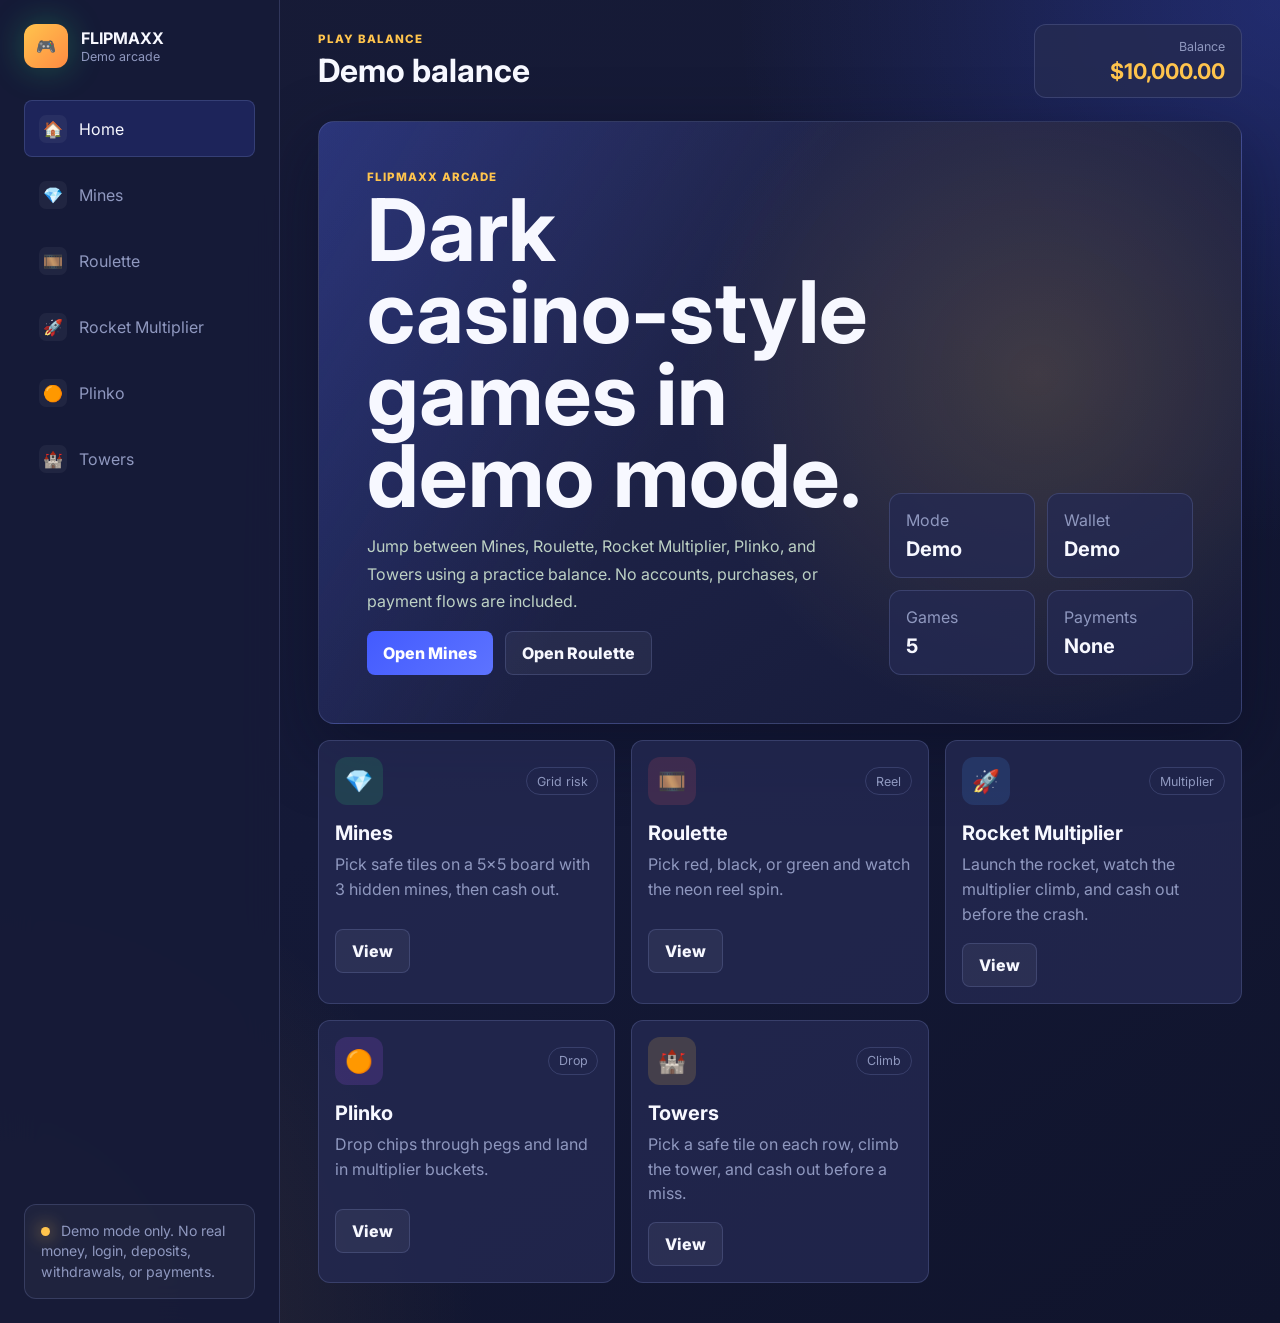
<file: index.html>
<!doctype html>
<html lang="en">
  <head>
    <meta charset="UTF-8" />
    <meta name="viewport" content="width=device-width, initial-scale=1.0" />
    <title>FLIPMAXX | Demo Arcade</title>
    <link rel="preconnect" href="https://fonts.googleapis.com" />
    <link rel="preconnect" href="https://fonts.gstatic.com" crossorigin />
    <link
      href="https://fonts.googleapis.com/css2?family=Inter:wght@400;500;600;700;800&amp;display=swap"
      rel="stylesheet"
    />
    <link rel="stylesheet" href="styles.css" />
  </head>
  <body>
    <div id="fx-layer" class="fx-layer" aria-hidden="true"></div>
    <div class="app-shell">
      <aside class="sidebar" aria-label="Primary navigation">
        <a class="brand" href="#home" data-screen="home" aria-label="FLIPMAX home">
          <span class="brand-mark">🎮</span>
          <span>
            <strong>FLIPMAXX</strong>
            <small>Demo arcade</small>
          </span>
        </a>

        <nav class="nav-stack">
          <button class="nav-button active" type="button" data-screen="home">
            <span class="nav-icon">🏠</span>
            Home
          </button>
          <button class="nav-button" type="button" data-screen="mines">
            <span class="nav-icon">💎</span>
            Mines
          </button>
          <button class="nav-button" type="button" data-screen="roulette">
            <span class="nav-icon">🎞️</span>
            Roulette
          </button>
          <button class="nav-button" type="button" data-screen="rocket">
            <span class="nav-icon">🚀</span>
            Rocket Multiplier
          </button>
          <button class="nav-button" type="button" data-screen="plinko">
            <span class="nav-icon">🟠</span>
            Plinko
          </button>
          <button class="nav-button" type="button" data-screen="towers">
            <span class="nav-icon">🏰</span>
            Towers
          </button>
        </nav>

        <div class="sidebar-note">
          <span class="status-dot"></span>
          Demo mode only. No real money, login, deposits, withdrawals, or payments.
        </div>
      </aside>

      <main class="main-content">
        <header class="topbar">
          <div>
            <p class="eyebrow">Play balance</p>
            <h1>Demo balance</h1>
          </div>
          <div class="balance-card" aria-live="polite">
            <span>Balance</span>
            <strong id="balance">$10,000.00</strong>
          </div>
        </header>

        <section class="screen active" id="home" aria-labelledby="home-title">
          <div class="hero">
            <div class="hero-copy">
              <p class="eyebrow">FLIPMAXX arcade</p>
              <h2 id="home-title">Dark casino-style games in demo mode.</h2>
              <p>
                Jump between Mines, Roulette, Rocket Multiplier, Plinko, and Towers using a
                practice balance. No accounts, purchases, or payment flows are included.
              </p>
              <div class="hero-actions" aria-label="Game shortcuts">
                <button class="primary-action" type="button" data-screen="mines">Open Mines</button>
                <button class="secondary-action" type="button" data-screen="roulette">Open Roulette</button>
              </div>
            </div>

            <div class="stat-grid" aria-label="Demo account details">
              <article class="stat-tile">
                <span>Mode</span>
                <strong>Demo</strong>
              </article>
              <article class="stat-tile">
                <span>Wallet</span>
                <strong>Demo</strong>
              </article>
              <article class="stat-tile">
                <span>Games</span>
                <strong>5</strong>
              </article>
              <article class="stat-tile">
                <span>Payments</span>
                <strong>None</strong>
              </article>
            </div>
          </div>

          <div class="game-grid" aria-label="Available games">
            <article class="game-card" data-screen-card="mines">
              <div class="card-top">
                <span class="game-symbol mines-symbol">💎</span>
                <span class="pill">Grid risk</span>
              </div>
              <h3>Mines</h3>
              <p>Pick safe tiles on a 5x5 board with 3 hidden mines, then cash out.</p>
              <button type="button" data-screen="mines">View</button>
            </article>

            <article class="game-card" data-screen-card="roulette">
              <div class="card-top">
                <span class="game-symbol roulette-symbol">🎞️</span>
                <span class="pill">Reel</span>
              </div>
              <h3>Roulette</h3>
              <p>Pick red, black, or green and watch the neon reel spin.</p>
              <button type="button" data-screen="roulette">View</button>
            </article>

            <article class="game-card" data-screen-card="rocket">
              <div class="card-top">
                <span class="game-symbol rocket-symbol">🚀</span>
                <span class="pill">Multiplier</span>
              </div>
              <h3>Rocket Multiplier</h3>
              <p>Launch the rocket, watch the multiplier climb, and cash out before the crash.</p>
              <button type="button" data-screen="rocket">View</button>
            </article>

            <article class="game-card" data-screen-card="plinko">
              <div class="card-top">
                <span class="game-symbol plinko-symbol">🟠</span>
                <span class="pill">Drop</span>
              </div>
              <h3>Plinko</h3>
              <p>Drop chips through pegs and land in multiplier buckets.</p>
              <button type="button" data-screen="plinko">View</button>
            </article>

            <article class="game-card" data-screen-card="towers">
              <div class="card-top">
                <span class="game-symbol towers-symbol">🏰</span>
                <span class="pill">Climb</span>
              </div>
              <h3>Towers</h3>
              <p>Pick a safe tile on each row, climb the tower, and cash out before a miss.</p>
              <button type="button" data-screen="towers">View</button>
            </article>
          </div>
        </section>

        <section class="screen" id="mines" aria-labelledby="mines-title">
          <div class="section-heading">
            <div>
              <p id="mines-heading" class="eyebrow">3 hidden mines</p>
              <h2 id="mines-title">Mines</h2>
            </div>
            <button class="secondary-action" type="button" data-screen="home">Back Home</button>
          </div>
          <div class="placeholder-layout">
            <div class="control-panel">
              <label>
                Bet amount
                <input id="mines-bet" type="number" min="1" step="1" value="100" />
              </label>
              <label>
                Mines
                <input id="mines-count" type="number" min="1" max="24" step="1" value="3" />
              </label>
              <div class="game-readout">
                <span>Safe picks</span>
                <strong id="mines-safe-count">0</strong>
              </div>
              <div class="game-readout">
                <span>Current multiplier</span>
                <strong id="mines-multiplier">1.00x</strong>
              </div>
              <div class="game-readout">
                <span>Possible payout</span>
                <strong id="mines-payout">$0.00</strong>
              </div>
              <button id="mines-start" class="primary-action" type="button">Start Round</button>
              <button id="mines-cashout" class="secondary-action" type="button" disabled>Cash Out</button>
              <p id="mines-message" class="game-message">
                Start a round, avoid the 3 mines, and cash out anytime after a safe tile.
              </p>
            </div>
            <div id="mines-board" class="mines-board" aria-label="Mines board"></div>
          </div>
        </section>

        <section class="screen" id="roulette" aria-labelledby="roulette-title">
          <div class="section-heading">
            <div>
              <p class="eyebrow">Red 2x, Black 2x, Green 14x</p>
              <h2 id="roulette-title">Roulette</h2>
            </div>
            <button class="secondary-action" type="button" data-screen="home">Back Home</button>
          </div>
          <div class="roulette-game-layout">
            <div class="roulette-table" aria-hidden="true">
              <div class="roulette-pointer"></div>
              <div class="roulette-window">
                <div class="roulette-reel" id="roulette-wheel"></div>
              </div>
              <div class="roulette-result" id="roulette-result">?</div>
            </div>
            <div class="control-panel roulette-controls">
              <label>
                Bet amount
                <input id="roulette-bet" type="number" min="1" step="1" value="250" />
              </label>
              <div class="bet-row" aria-label="Roulette bet choices">
                <button class="bet-chip red selected" type="button" data-roulette-choice="red">Red</button>
                <button class="bet-chip black" type="button" data-roulette-choice="black">Black</button>
                <button class="bet-chip green" type="button" data-roulette-choice="green">Green</button>
              </div>
              <div class="game-readout">
                <span>Selected bet</span>
                <strong id="roulette-choice">Red</strong>
              </div>
              <button id="roulette-spin" class="primary-action" type="button">Spin Wheel</button>
              <p id="roulette-message" class="game-message">
                Choose a color, spin, and the balance updates after the result.
              </p>
            </div>
          </div>
        </section>

        <section class="screen" id="rocket" aria-labelledby="rocket-title">
          <div class="section-heading">
            <div>
              <p class="eyebrow">Cash out before crash</p>
              <h2 id="rocket-title">Rocket Multiplier</h2>
            </div>
            <button class="secondary-action" type="button" data-screen="home">Back Home</button>
          </div>
          <div class="rocket-game-layout">
            <div class="rocket-stage" aria-label="Rocket multiplier graph">
              <div class="rocket-stars"></div>
              <div class="rocket-score">
                <strong id="rocket-live">1.00x</strong>
                <span>Current payout</span>
              </div>
              <div class="rocket-skyline" aria-hidden="true"></div>
              <div class="rocket-path" id="rocket-path"></div>
              <div class="rocket" id="rocket-ship">🚀</div>
            </div>
            <div class="control-panel rocket-controls">
              <label>
                Bet amount
                <input id="rocket-bet" type="number" min="1" step="1" value="150" />
              </label>
              <div class="game-readout">
                <span>Live multiplier</span>
                <strong id="rocket-panel-multiplier">1.00x</strong>
              </div>
              <div class="game-readout">
                <span>Potential payout</span>
                <strong id="rocket-win-preview">$0.00</strong>
              </div>
              <button id="rocket-start" class="primary-action" type="button">Launch Rocket</button>
              <button id="rocket-cashout" class="secondary-action" type="button" disabled>Cash Out</button>
              <p class="rule-note">Rule: the hidden crash point is chosen when the round starts. Cashing out before that point pays bet times the live multiplier.</p>
              <p id="rocket-message" class="game-message">
                Start the rocket. Cash out before the hidden crash point to win bet times multiplier.
              </p>
            </div>
          </div>
        </section>

        <section class="screen" id="plinko" aria-labelledby="plinko-title">
          <div class="section-heading">
            <div>
              <p class="eyebrow">Drop to multiplier buckets</p>
              <h2 id="plinko-title">Plinko</h2>
            </div>
            <button class="secondary-action" type="button" data-screen="home">Back Home</button>
          </div>
          <div class="plinko-layout">
            <div class="plinko-stage" aria-label="Plinko board">
              <button class="help-button" type="button" aria-label="Plinko help">?</button>
              <div id="plinko-pegs" class="plinko-pegs"></div>
              <div id="plinko-balls" class="plinko-balls"></div>
              <div id="plinko-buckets" class="plinko-buckets"></div>
            </div>
            <div class="control-panel plinko-controls">
              <label>
                Bet amount
                <input id="plinko-bet" type="number" min="1" step="1" value="100" />
              </label>
              <div class="bet-row" aria-label="Plinko difficulty">
                <button class="bet-chip selected" type="button" data-plinko-difficulty="easy">Easy</button>
                <button class="bet-chip" type="button" data-plinko-difficulty="normal">Normal</button>
                <button class="bet-chip" type="button" data-plinko-difficulty="hard">Hard</button>
              </div>
              <div class="game-readout">
                <span>Last multiplier</span>
                <strong id="plinko-last">-</strong>
              </div>
              <button id="plinko-drop" class="primary-action" type="button">Drop Chip</button>
              <p id="plinko-message" class="game-message">
                Drop balls through the pegs. Each landing bucket decides the payout multiplier.
              </p>
            </div>
          </div>
        </section>

        <section class="screen" id="towers" aria-labelledby="towers-title">
          <div class="section-heading">
            <div>
              <p class="eyebrow">Easy 5 tiles, Normal 3 tiles, Hard 3 tiles</p>
              <h2 id="towers-title">Towers</h2>
            </div>
            <button class="secondary-action" type="button" data-screen="home">Back Home</button>
          </div>
          <div class="placeholder-layout">
            <div class="control-panel">
              <label>
                Bet amount
                <input id="towers-bet" type="number" min="1" step="1" value="100" />
              </label>
              <div class="bet-row" aria-label="Towers difficulty">
                <button class="bet-chip selected" type="button" data-towers-difficulty="easy">Easy</button>
                <button class="bet-chip" type="button" data-towers-difficulty="normal">Normal</button>
                <button class="bet-chip" type="button" data-towers-difficulty="hard">Hard</button>
              </div>
              <div class="game-readout">
                <span>Current level</span>
                <strong id="towers-level">0</strong>
              </div>
              <div class="game-readout">
                <span>Potential payout</span>
                <strong id="towers-payout">$0.00</strong>
              </div>
              <button id="towers-start" class="primary-action" type="button">Start New Game</button>
              <button id="towers-cashout" class="secondary-action" type="button" disabled>Cash Out</button>
              <p id="towers-message" class="game-message">
                Start a tower. Easy has 5 tiles with 2 bad picks, Normal has 3 with 1 bad pick, and Hard has 3 with 2 bad picks.
              </p>
            </div>
            <div class="towers-stage">
              <button class="help-button" type="button" aria-label="Towers help">?</button>
              <div id="towers-board" class="towers-board" aria-label="Towers board"></div>
            </div>
          </div>
        </section>
      </main>
    </div>

    <script src="app.js"></script>
  </body>
</html>
</file>
<file: styles.css>
:root {
  color-scheme: dark;
  --bg: #171c3a;
  --panel: #252a52;
  --panel-2: #303862;
  --line: rgba(142, 155, 220, 0.22);
  --text: #f7f8ff;
  --muted: #8f98bf;
  --green: #41f6a3;
  --green-2: #3957ff;
  --blue: #435bff;
  --gold: #ffc44d;
  --red: #e94f64;
  --black: #171b19;
  --shadow: 0 24px 70px rgba(7, 10, 32, 0.42);
}

* {
  box-sizing: border-box;
}

body {
  margin: 0;
  min-height: 100vh;
  background:
    radial-gradient(circle at top right, rgba(67, 91, 255, 0.28), transparent 34rem),
    radial-gradient(circle at bottom left, rgba(255, 196, 77, 0.12), transparent 30rem),
    linear-gradient(145deg, #171b36 0%, #141937 48%, #10142c 100%);
  color: var(--text);
  font-family: Inter, system-ui, -apple-system, BlinkMacSystemFont, "Segoe UI", sans-serif;
}

button,
input {
  font: inherit;
}

button {
  cursor: pointer;
}

button:disabled {
  cursor: not-allowed;
  opacity: 0.48;
}

.confetti-piece {
  position: fixed;
  z-index: 10020;
  width: 0.48rem;
  height: 0.72rem;
  border-radius: 0.14rem;
  pointer-events: none;
  animation: confetti-pop 1450ms ease-out forwards;
}

@keyframes confetti-pop {
  0% {
    opacity: 1;
    transform: translate(-50%, -50%) scale(0.8) rotate(0deg);
  }

  100% {
    opacity: 0;
    transform: translate(var(--confetti-x), var(--confetti-y)) scale(0.45) rotate(var(--confetti-rotate));
  }
}

.fx-layer {
  position: fixed;
  inset: 0;
  z-index: 10000;
  overflow: hidden;
  pointer-events: none;
  opacity: 0;
}

.fx-layer.active {
  opacity: 1;
}

.fx-layer::before,
.fx-layer::after {
  position: absolute;
  inset: 0;
  content: "";
  opacity: 0;
}

.fx-layer.win-blast::before {
  background:
    radial-gradient(circle at 50% 42%, rgba(255, 255, 255, 0.58), transparent 16rem),
    radial-gradient(circle at 35% 70%, rgba(65, 246, 163, 0.42), transparent 24rem),
    radial-gradient(circle at 72% 36%, rgba(255, 196, 77, 0.44), transparent 22rem);
  animation: win-flash 760ms ease-out forwards;
}

.fx-layer.win-blast::after {
  background:
    repeating-conic-gradient(from 0deg, rgba(65, 246, 163, 0.18) 0deg 8deg, transparent 8deg 16deg),
    radial-gradient(circle, transparent 0 28%, rgba(255, 196, 77, 0.22) 29% 31%, transparent 32%);
  animation: fx-spin-ring 1550ms ease-out forwards;
}

.fx-layer.loss-blast::before {
  background:
    radial-gradient(circle at 50% 50%, rgba(233, 79, 100, 0.54), transparent 18rem),
    linear-gradient(120deg, rgba(255, 80, 52, 0.24), rgba(8, 10, 25, 0.44));
  animation: loss-flash 900ms ease-out forwards;
}

.fx-layer.win-meme::before {
  background:
    linear-gradient(90deg, rgba(255, 46, 92, 0.35), rgba(255, 255, 255, 0.12), rgba(65, 246, 163, 0.28)),
    repeating-linear-gradient(0deg, rgba(255, 255, 255, 0.1) 0 0.25rem, transparent 0.25rem 0.55rem);
  animation: meme-siren 1200ms steps(6) forwards;
}

.fx-layer.win-orbit::after {
  background: radial-gradient(circle, transparent 0 24%, rgba(255, 255, 255, 0.3) 25% 26%, transparent 27% 100%);
  animation: orbit-tunnel 1600ms ease-out forwards;
}

.fx-layer.win-stampede::before {
  background: repeating-linear-gradient(90deg, rgba(255, 196, 77, 0.22) 0 1.4rem, transparent 1.4rem 2.8rem);
  animation: stampede-wipe 1500ms linear forwards;
}

.fx-layer.win-neon::after {
  background:
    linear-gradient(90deg, transparent 0 48%, rgba(65, 246, 163, 0.55) 49% 51%, transparent 52%),
    linear-gradient(0deg, transparent 0 48%, rgba(255, 196, 77, 0.5) 49% 51%, transparent 52%);
  animation: neon-crosshair 1350ms ease-out forwards;
}

.fx-layer.win-gifstorm::before,
.fx-layer.win-gifwall::before {
  background:
    radial-gradient(circle at 50% 50%, rgba(255, 255, 255, 0.3), transparent 18rem),
    repeating-linear-gradient(135deg, rgba(255, 196, 77, 0.18) 0 0.8rem, transparent 0.8rem 1.6rem);
  animation: gif-party-bg 3300ms ease-out forwards;
}

.fx-layer.loss-wasted::before {
  background:
    radial-gradient(circle at 50% 48%, transparent 0 15rem, rgba(0, 0, 0, 0.52) 20rem),
    rgba(0, 0, 0, 0.32);
  backdrop-filter: grayscale(1) contrast(1.35) brightness(0.66);
  animation: wasted-fade 1850ms ease-out forwards;
}

.fx-layer.loss-glitch::after {
  background:
    repeating-linear-gradient(0deg, rgba(255, 255, 255, 0.16) 0 0.12rem, transparent 0.12rem 0.42rem),
    linear-gradient(90deg, rgba(65, 246, 163, 0.12), rgba(233, 79, 100, 0.22));
  mix-blend-mode: screen;
  animation: glitch-screen 920ms steps(9) forwards;
}

.fx-layer.loss-meltdown::before {
  background:
    radial-gradient(circle at 50% 100%, rgba(255, 86, 45, 0.52), transparent 30rem),
    linear-gradient(0deg, rgba(233, 79, 100, 0.34), transparent);
  animation: meltdown-heat 1450ms ease-out forwards;
}

.fx-layer.loss-blackout::before {
  background: #02030b;
  animation: blackout-pulse 1600ms steps(5) forwards;
}

.fx-layer.loss-impact::after {
  background: radial-gradient(circle at 50% 50%, rgba(255, 255, 255, 0.45), transparent 8rem);
  animation: impact-flash 900ms ease-out forwards;
}

.fx-layer.loss-gifpanic::before,
.fx-layer.loss-gifstatic::before {
  background:
    radial-gradient(circle at 50% 50%, rgba(233, 79, 100, 0.42), transparent 20rem),
    repeating-linear-gradient(0deg, rgba(255, 255, 255, 0.1) 0 0.2rem, transparent 0.2rem 0.5rem),
    rgba(3, 4, 12, 0.42);
  animation: gif-panic-bg 3200ms steps(8) forwards;
}

.fx-hero-image,
.fx-image,
.fx-title,
.fx-word,
.fx-emoji,
.fx-panel,
.fx-gif-showcase,
.fx-gif-floater,
.fx-gif-wall-card,
.fx-laser,
.fx-coin,
.fx-glitch-strip,
.fx-meteor,
.fx-shockwave {
  position: absolute;
  user-select: none;
  will-change: transform, opacity, filter;
}

.fx-hero-image {
  left: 50%;
  top: 50%;
  width: min(52vw, 34rem);
  max-height: 62vh;
  object-fit: contain;
  filter: drop-shadow(0 0 34px rgba(65, 246, 163, 0.9)) drop-shadow(0 0 84px rgba(255, 196, 77, 0.6));
  transform: translate(-50%, -50%) scale(0.1) rotate(-18deg);
  animation: hero-smash 1700ms cubic-bezier(0.16, 1.22, 0.34, 1) forwards;
}

.fx-image {
  width: clamp(6rem, 13vw, 14rem);
  max-height: 28vh;
  object-fit: contain;
  border-radius: 0.8rem;
  filter: drop-shadow(0 0 18px rgba(255, 255, 255, 0.72)) drop-shadow(0 0 48px rgba(65, 246, 163, 0.66));
  opacity: 0;
  transform: translate(-50%, -50%) scale(0.2) rotate(var(--fx-spin));
  animation: image-pop 1320ms cubic-bezier(0.18, 1.4, 0.32, 1) var(--fx-delay) forwards;
}

.fx-image.loss-image {
  filter: drop-shadow(0 0 24px rgba(233, 79, 100, 0.95));
  animation-name: loss-image-pop;
}

.fx-orbit-image {
  left: 50% !important;
  top: 50% !important;
  animation: orbit-image 1650ms ease-in-out var(--fx-delay) forwards;
}

.fx-runner-image {
  left: -14rem !important;
  animation: runner-image 1250ms cubic-bezier(0.12, 0.78, 0.24, 1) var(--fx-delay) forwards;
}

.fx-title {
  left: 50%;
  top: 45%;
  z-index: 3;
  width: min(94vw, 70rem);
  color: #fff;
  font-size: clamp(3rem, 10vw, 9.5rem);
  font-weight: 900;
  letter-spacing: 0;
  line-height: 0.92;
  text-align: center;
  text-shadow:
    0 0 18px rgba(65, 246, 163, 0.95),
    0 0 46px rgba(255, 196, 77, 0.9),
    0 8px 0 rgba(12, 15, 33, 0.85);
  white-space: normal;
  transform: translate(-50%, -50%) scale(0.28);
  animation: title-slam 1450ms cubic-bezier(0.15, 1.55, 0.32, 1) forwards;
}

.fx-title.loss-title {
  color: #ffd4da;
  text-shadow:
    0 0 20px rgba(233, 79, 100, 0.95),
    0 0 58px rgba(255, 95, 54, 0.85),
    0 8px 0 rgba(14, 10, 25, 0.88);
}

.fx-word {
  z-index: 4;
  padding: 0.4rem 0.7rem;
  border: 2px solid rgba(255, 255, 255, 0.48);
  border-radius: 0.55rem;
  background: linear-gradient(135deg, rgba(65, 246, 163, 0.9), rgba(255, 196, 77, 0.94));
  color: #121631;
  font-weight: 900;
  font-size: clamp(1rem, 3vw, 2.4rem);
  box-shadow: 0 0 34px rgba(65, 246, 163, 0.5);
  opacity: 0;
  transform: translate(-50%, -50%) scale(0.1) rotate(var(--fx-spin));
  animation: word-burst 1120ms ease-out var(--fx-delay) forwards;
}

.fx-word.loss-word {
  background: linear-gradient(135deg, #ff526a, #ff8b42);
  color: #fff;
  box-shadow: 0 0 34px rgba(233, 79, 100, 0.62);
}

.fx-emoji {
  z-index: 5;
  font-size: clamp(1.8rem, 5vw, 4.8rem);
  filter: drop-shadow(0 0 18px rgba(255, 255, 255, 0.7));
  opacity: 0;
  animation: emoji-rain 1550ms ease-in var(--fx-delay) forwards;
}

.fx-emoji.loss-emoji {
  filter: drop-shadow(0 0 20px rgba(233, 79, 100, 0.9));
  animation-duration: 1250ms;
}

.fx-panel {
  left: 50%;
  top: 50%;
  z-index: 6;
  display: grid;
  width: min(82vw, 48rem);
  min-height: min(70vh, 34rem);
  place-items: center;
  overflow: hidden;
  border: 0.35rem solid rgba(255, 255, 255, 0.92);
  border-radius: 0.8rem;
  background: #fff;
  color: #111631;
  text-align: center;
  box-shadow: 0 0 0 0.6rem rgba(233, 79, 100, 0.52), 0 0 70px rgba(255, 255, 255, 0.54);
  opacity: 0;
  transform: translate(-50%, -50%) scale(0.2) rotate(-8deg);
  animation: meme-card 1650ms cubic-bezier(0.14, 1.34, 0.3, 1) forwards;
}

.fx-panel strong {
  z-index: 2;
  padding: 0.3rem 1rem;
  color: #fff;
  font-size: clamp(2.8rem, 8vw, 7rem);
  font-weight: 900;
  line-height: 0.88;
  text-shadow: 0 0.32rem 0 #000, 0 0 1rem rgba(67, 183, 255, 0.9);
  -webkit-text-stroke: 0.08em #000;
}

.fx-panel span {
  z-index: 2;
  align-self: end;
  width: 100%;
  padding: 0.8rem 1rem;
  background: rgba(233, 79, 100, 0.92);
  color: #fff;
  font-weight: 900;
  font-size: clamp(1.3rem, 4vw, 3rem);
}

.fx-panel img {
  position: absolute;
  inset: 0;
  width: 100%;
  height: 100%;
  object-fit: cover;
  opacity: 0.92;
}

.fx-panel.loss-panel {
  border-color: rgba(15, 16, 23, 0.95);
  background: #06070d;
  color: #e94f64;
  box-shadow: 0 0 0 0.55rem rgba(0, 0, 0, 0.72), 0 0 70px rgba(233, 79, 100, 0.46);
}

.fx-panel.wasted-panel {
  filter: grayscale(1) contrast(1.4);
  animation-name: wasted-card;
}

.fx-panel.wasted-panel strong {
  color: #c93748;
  font-family: Impact, Haettenschweiler, "Arial Black", sans-serif;
  letter-spacing: 0;
  -webkit-text-stroke: 0;
  text-shadow: 0 0.12rem 0 #491018, 0 0 1.4rem rgba(233, 79, 100, 0.72);
}

.fx-panel.blackout-panel {
  width: min(72vw, 38rem);
  min-height: 18rem;
  background: #02030b;
  animation-name: blackout-card;
}

.fx-gif-showcase {
  left: 50%;
  top: 50%;
  z-index: 8;
  width: min(90vw, 58rem);
  height: min(78vh, 42rem);
  overflow: hidden;
  border: 0.35rem solid rgba(255, 255, 255, 0.9);
  border-radius: 1rem;
  background:
    radial-gradient(circle at 50% 35%, rgba(255, 255, 255, 0.22), transparent 15rem),
    linear-gradient(135deg, rgba(20, 24, 52, 0.95), rgba(233, 79, 100, 0.72));
  box-shadow:
    0 0 0 0.7rem rgba(255, 196, 77, 0.36),
    0 0 90px rgba(65, 246, 163, 0.56),
    inset 0 0 70px rgba(255, 255, 255, 0.16);
  opacity: 0;
  transform: translate(-50%, -50%) scale(0.28) rotate(-5deg);
  animation: gif-showcase 3300ms cubic-bezier(0.13, 1.1, 0.24, 1) forwards;
}

.fx-gif-showcase::before {
  position: absolute;
  inset: 0;
  z-index: 2;
  content: "";
  background:
    repeating-linear-gradient(0deg, rgba(255, 255, 255, 0.12) 0 0.14rem, transparent 0.14rem 0.36rem),
    linear-gradient(90deg, rgba(255, 255, 255, 0.12), transparent 22%, transparent 78%, rgba(255, 255, 255, 0.12));
  mix-blend-mode: screen;
  pointer-events: none;
}

.fx-gif-showcase img {
  position: absolute;
  object-fit: cover;
  filter: saturate(1.28) contrast(1.08) drop-shadow(0 0 26px rgba(255, 255, 255, 0.45));
}

.fx-gif-showcase .lead-gif {
  left: 50%;
  top: 50%;
  z-index: 1;
  width: 66%;
  height: 62%;
  border: 0.25rem solid rgba(255, 255, 255, 0.76);
  border-radius: 0.7rem;
  transform: translate(-50%, -50%);
  animation: lead-gif-pulse 2900ms ease-in-out forwards;
}

.fx-gif-showcase .side-gif {
  z-index: 0;
  width: 30%;
  height: 36%;
  border: 0.22rem solid rgba(255, 255, 255, 0.5);
  border-radius: 0.6rem;
  opacity: 0.82;
}

.fx-gif-showcase .side-a {
  left: 3%;
  top: 8%;
  transform: rotate(-11deg);
  animation: side-gif-left 3100ms ease-in-out forwards;
}

.fx-gif-showcase .side-b {
  right: 3%;
  bottom: 8%;
  transform: rotate(10deg);
  animation: side-gif-right 3100ms ease-in-out forwards;
}

.fx-gif-showcase strong,
.fx-gif-showcase span {
  position: absolute;
  z-index: 3;
  left: 50%;
  width: 92%;
  color: #fff;
  text-align: center;
  text-shadow: 0 0.22rem 0 #080b1f, 0 0 1.5rem rgba(255, 196, 77, 0.95);
}

.fx-gif-showcase strong {
  top: 5%;
  font-size: clamp(2.3rem, 7vw, 6.8rem);
  font-weight: 900;
  line-height: 0.86;
  transform: translateX(-50%);
  -webkit-text-stroke: 0.08em rgba(0, 0, 0, 0.85);
}

.fx-gif-showcase span {
  bottom: 4%;
  padding: 0.55rem 1rem;
  border-radius: 0.5rem;
  background: rgba(20, 24, 52, 0.76);
  font-size: clamp(1rem, 3.4vw, 2.4rem);
  font-weight: 900;
  transform: translateX(-50%);
}

.fx-gif-showcase.loss-gif-showcase {
  background:
    radial-gradient(circle at 50% 40%, rgba(233, 79, 100, 0.36), transparent 15rem),
    linear-gradient(135deg, rgba(5, 7, 20, 0.98), rgba(103, 16, 30, 0.86));
  box-shadow:
    0 0 0 0.7rem rgba(233, 79, 100, 0.34),
    0 0 90px rgba(233, 79, 100, 0.62),
    inset 0 0 90px rgba(0, 0, 0, 0.42);
  filter: saturate(1.1) contrast(1.16);
}

.fx-gif-showcase.gif-static-showcase {
  animation-name: gif-showcase-static;
}

.fx-gif-floater {
  z-index: 7;
  width: clamp(8rem, 18vw, 18rem);
  max-height: 32vh;
  border: 0.2rem solid rgba(255, 255, 255, 0.78);
  border-radius: 0.7rem;
  object-fit: cover;
  box-shadow: 0 0 40px rgba(255, 196, 77, 0.54), 0 0 80px rgba(65, 246, 163, 0.36);
  opacity: 0;
  transform: translate(-50%, -50%) scale(0.35) rotate(var(--fx-spin));
  animation: gif-float-long 3300ms ease-in-out var(--fx-delay) forwards;
}

.fx-gif-floater.loss-gif-floater {
  box-shadow: 0 0 40px rgba(233, 79, 100, 0.62), 0 0 80px rgba(255, 80, 52, 0.3);
  filter: grayscale(0.3) contrast(1.18);
}

.fx-gif-wall-card {
  z-index: 6;
  width: clamp(7rem, 15vw, 15rem);
  height: clamp(5rem, 11vw, 11rem);
  border: 0.18rem solid rgba(255, 255, 255, 0.82);
  border-radius: 0.65rem;
  object-fit: cover;
  box-shadow: 0 0 32px rgba(255, 255, 255, 0.38);
  opacity: 0;
  transform: translate(-50%, -50%) scale(0.28) rotate(var(--fx-spin));
  animation: gif-wall-pop 3050ms ease-out var(--fx-delay) forwards;
}

.fx-gif-wall-card.loss-gif-wall-card {
  filter: grayscale(0.42) contrast(1.25);
  box-shadow: 0 0 32px rgba(233, 79, 100, 0.58);
}

.fx-laser {
  z-index: 3;
  width: 0.28rem;
  height: 170vh;
  border-radius: 999px;
  background: linear-gradient(180deg, transparent, #41f6a3, #ffc44d, transparent);
  box-shadow: 0 0 22px #41f6a3, 0 0 46px #ffc44d;
  opacity: 0;
  transform: translate(-50%, -50%) rotate(var(--fx-spin));
  animation: laser-slice 1150ms ease-out var(--fx-delay) forwards;
}

.fx-coin {
  z-index: 5;
  width: clamp(1.2rem, 3vw, 2.4rem);
  height: clamp(1.2rem, 3vw, 2.4rem);
  border-radius: 50%;
  background: radial-gradient(circle at 32% 28%, #fff5a6, #ffc44d 42%, #c87812 100%);
  box-shadow: 0 0 18px rgba(255, 196, 77, 0.75);
  opacity: 0;
  animation: coin-volcano 1450ms ease-out var(--fx-delay) forwards;
}

.fx-glitch-strip {
  z-index: 7;
  width: 120vw;
  height: clamp(0.35rem, 1.8vw, 1.4rem);
  background: linear-gradient(90deg, transparent, rgba(255, 255, 255, 0.75), rgba(233, 79, 100, 0.82), transparent);
  opacity: 0;
  transform: translate(-10%, -50%);
  animation: glitch-strip 760ms steps(5) var(--fx-delay) forwards;
}

.fx-meteor {
  z-index: 5;
  width: clamp(1.6rem, 4vw, 3.5rem);
  height: clamp(1.6rem, 4vw, 3.5rem);
  border-radius: 50%;
  background: radial-gradient(circle, #fff 0 12%, #ff8b42 34%, #e94f64 62%, transparent 66%);
  box-shadow: -2rem -2rem 2.4rem rgba(255, 139, 66, 0.54);
  opacity: 0;
  animation: meteor-fall 1280ms ease-in var(--fx-delay) forwards;
}

.fx-shockwave {
  left: 50% !important;
  top: 50% !important;
  z-index: 2;
  width: 8rem;
  height: 8rem;
  border: 0.28rem solid rgba(255, 255, 255, 0.8);
  border-radius: 50%;
  opacity: 0;
  transform: translate(-50%, -50%) scale(0.1);
  animation: shockwave-boom 1050ms ease-out var(--fx-delay) forwards;
}

body.win-shake .app-shell {
  animation: win-shake 520ms ease-in-out;
}

body.loss-shake .app-shell {
  animation: loss-shake 680ms ease-in-out;
}

body.fx-loss-wasted .app-shell,
body.fx-loss-blackout .app-shell {
  animation: wasted-tilt 1750ms ease-out;
}

body.fx-loss-glitch .app-shell {
  animation: glitch-jump 920ms steps(7);
}

@keyframes win-flash {
  0% {
    opacity: 0;
    transform: scale(0.8);
  }

  22% {
    opacity: 1;
  }

  100% {
    opacity: 0;
    transform: scale(1.18);
  }
}

@keyframes loss-flash {
  0%,
  100% {
    opacity: 0;
  }

  18%,
  45% {
    opacity: 1;
  }
}

@keyframes meme-siren {
  0%,
  100% {
    opacity: 0;
    filter: hue-rotate(0deg);
  }

  16%,
  72% {
    opacity: 1;
    filter: hue-rotate(90deg) saturate(1.8);
  }
}

@keyframes orbit-tunnel {
  0% {
    opacity: 0;
    transform: scale(0.2) rotate(0deg);
  }

  24% {
    opacity: 0.8;
  }

  100% {
    opacity: 0;
    transform: scale(3.1) rotate(360deg);
  }
}

@keyframes stampede-wipe {
  0% {
    opacity: 0;
    transform: translateX(-20%);
  }

  20%,
  70% {
    opacity: 0.88;
  }

  100% {
    opacity: 0;
    transform: translateX(38%);
  }
}

@keyframes neon-crosshair {
  0% {
    opacity: 0;
    transform: scale(0.2) rotate(0deg);
  }

  18%,
  60% {
    opacity: 0.9;
  }

  100% {
    opacity: 0;
    transform: scale(2.8) rotate(160deg);
  }
}

@keyframes wasted-fade {
  0% {
    opacity: 0;
    transform: rotate(0deg) scale(1);
  }

  16%,
  78% {
    opacity: 1;
    transform: rotate(-1.5deg) scale(1.08);
  }

  100% {
    opacity: 0;
    transform: rotate(-2.4deg) scale(1.16);
  }
}

@keyframes glitch-screen {
  0%,
  100% {
    opacity: 0;
    transform: translateX(0);
  }

  12% {
    opacity: 0.8;
    transform: translateX(-2rem);
  }

  25% {
    transform: translateX(2rem);
  }

  45% {
    opacity: 0.65;
    transform: translateX(-0.8rem);
  }

  70% {
    opacity: 0.9;
    transform: translateX(1.2rem);
  }
}

@keyframes meltdown-heat {
  0% {
    opacity: 0;
    transform: translateY(25%);
  }

  18%,
  70% {
    opacity: 1;
  }

  100% {
    opacity: 0;
    transform: translateY(-10%);
  }
}

@keyframes blackout-pulse {
  0%,
  100% {
    opacity: 0;
  }

  10%,
  28%,
  48%,
  68% {
    opacity: 0.94;
  }

  18%,
  40%,
  60% {
    opacity: 0.35;
  }
}

@keyframes impact-flash {
  0% {
    opacity: 0;
    transform: scale(0.2);
  }

  12% {
    opacity: 1;
    transform: scale(1);
  }

  100% {
    opacity: 0;
    transform: scale(3.6);
  }
}

@keyframes fx-spin-ring {
  0% {
    opacity: 0;
    transform: scale(0.5) rotate(0deg);
  }

  20% {
    opacity: 0.72;
  }

  100% {
    opacity: 0;
    transform: scale(2.3) rotate(210deg);
  }
}

@keyframes hero-smash {
  0% {
    opacity: 0;
    transform: translate(-50%, -50%) scale(0.08) rotate(-20deg);
  }

  16% {
    opacity: 1;
    transform: translate(-50%, -50%) scale(1.18) rotate(5deg);
  }

  58% {
    opacity: 0.96;
    transform: translate(-50%, -50%) scale(1) rotate(-3deg);
  }

  100% {
    opacity: 0;
    transform: translate(-50%, -54%) scale(1.34) rotate(16deg);
  }
}

@keyframes image-pop {
  0% {
    opacity: 0;
    transform: translate(-50%, -50%) scale(0.1) rotate(calc(var(--fx-spin) - 50deg));
  }

  18%,
  70% {
    opacity: 1;
  }

  100% {
    opacity: 0;
    transform: translate(-50%, -50%) scale(var(--fx-scale)) rotate(calc(var(--fx-spin) + 42deg));
  }
}

@keyframes loss-image-pop {
  0% {
    opacity: 0;
    transform: translate(-50%, -50%) scale(0.15) rotate(calc(var(--fx-spin) - 20deg));
  }

  20%,
  64% {
    opacity: 0.92;
  }

  100% {
    opacity: 0;
    transform: translate(-50%, -50%) scale(var(--fx-scale)) rotate(calc(var(--fx-spin) + 88deg));
  }
}

@keyframes orbit-image {
  0% {
    opacity: 0;
    transform: translate(-50%, -50%) rotate(var(--fx-spin)) translateX(0) scale(0.25);
  }

  18%,
  72% {
    opacity: 1;
  }

  100% {
    opacity: 0;
    transform: translate(-50%, -50%) rotate(calc(var(--fx-spin) + 420deg)) translateX(min(34vw, 24rem)) scale(1.05);
  }
}

@keyframes runner-image {
  0% {
    opacity: 0;
    transform: translate(-20vw, -50%) scale(0.65) rotate(-8deg);
  }

  16%,
  78% {
    opacity: 1;
  }

  100% {
    opacity: 0;
    transform: translate(122vw, -50%) scale(1.2) rotate(8deg);
  }
}

@keyframes title-slam {
  0% {
    opacity: 0;
    transform: translate(-50%, -50%) scale(0.22) rotate(-8deg);
  }

  18% {
    opacity: 1;
    transform: translate(-50%, -50%) scale(1.08) rotate(2deg);
  }

  68% {
    opacity: 1;
    transform: translate(-50%, -50%) scale(1) rotate(0deg);
  }

  100% {
    opacity: 0;
    transform: translate(-50%, -64%) scale(1.42) rotate(4deg);
  }
}

@keyframes meme-card {
  0% {
    opacity: 0;
    transform: translate(-50%, -50%) scale(0.16) rotate(-14deg);
  }

  18% {
    opacity: 1;
    transform: translate(-50%, -50%) scale(1.06) rotate(2deg);
  }

  66% {
    opacity: 1;
    transform: translate(-50%, -50%) scale(1) rotate(-1deg);
  }

  100% {
    opacity: 0;
    transform: translate(-50%, -52%) scale(1.28) rotate(10deg);
  }
}

@keyframes wasted-card {
  0% {
    opacity: 0;
    transform: translate(-50%, -50%) scale(1.8) rotate(-10deg);
  }

  20%,
  78% {
    opacity: 1;
    transform: translate(-50%, -50%) scale(1) rotate(-2deg);
  }

  100% {
    opacity: 0;
    transform: translate(-50%, -50%) scale(0.82) rotate(-5deg);
  }
}

@keyframes blackout-card {
  0%,
  16%,
  32% {
    opacity: 0;
    transform: translate(-50%, -50%) scale(0.92);
  }

  24%,
  48%,
  80% {
    opacity: 1;
    transform: translate(-50%, -50%) scale(1);
  }

  100% {
    opacity: 0;
    transform: translate(-50%, -50%) scale(1.08);
  }
}

@keyframes gif-party-bg {
  0% {
    opacity: 0;
    transform: scale(0.8) rotate(0deg);
  }

  14%,
  84% {
    opacity: 1;
  }

  100% {
    opacity: 0;
    transform: scale(1.22) rotate(18deg);
  }
}

@keyframes gif-panic-bg {
  0%,
  100% {
    opacity: 0;
    transform: translateX(0);
  }

  12%,
  38%,
  66% {
    opacity: 1;
    transform: translateX(-1.1rem);
  }

  24%,
  52%,
  80% {
    opacity: 0.72;
    transform: translateX(1.2rem);
  }
}

@keyframes gif-showcase {
  0% {
    opacity: 0;
    transform: translate(-50%, -50%) scale(0.2) rotate(-7deg);
  }

  12% {
    opacity: 1;
    transform: translate(-50%, -50%) scale(1.04) rotate(2deg);
  }

  78% {
    opacity: 1;
    transform: translate(-50%, -50%) scale(1) rotate(-1deg);
  }

  100% {
    opacity: 0;
    transform: translate(-50%, -53%) scale(1.16) rotate(5deg);
  }
}

@keyframes gif-showcase-static {
  0%,
  10% {
    opacity: 0;
    transform: translate(-50%, -50%) scale(0.86) rotate(-2deg);
  }

  18%,
  28%,
  42%,
  76% {
    opacity: 1;
    transform: translate(-50%, -50%) scale(1) rotate(0deg);
  }

  24%,
  36%,
  58% {
    opacity: 0.72;
    transform: translate(-49%, -50%) scale(1.02) rotate(1deg);
  }

  100% {
    opacity: 0;
    transform: translate(-50%, -50%) scale(1.1) rotate(-3deg);
  }
}

@keyframes lead-gif-pulse {
  0% {
    transform: translate(-50%, -50%) scale(0.85);
    filter: saturate(1.1) contrast(1);
  }

  50% {
    transform: translate(-50%, -50%) scale(1.07);
    filter: saturate(1.55) contrast(1.18);
  }

  100% {
    transform: translate(-50%, -50%) scale(1);
    filter: saturate(1.2) contrast(1.05);
  }
}

@keyframes side-gif-left {
  0%,
  100% {
    transform: translateX(0) rotate(-11deg) scale(1);
  }

  50% {
    transform: translateX(2rem) rotate(-5deg) scale(1.08);
  }
}

@keyframes side-gif-right {
  0%,
  100% {
    transform: translateX(0) rotate(10deg) scale(1);
  }

  50% {
    transform: translateX(-2rem) rotate(4deg) scale(1.08);
  }
}

@keyframes gif-float-long {
  0% {
    opacity: 0;
    transform: translate(-50%, -50%) scale(0.2) rotate(calc(var(--fx-spin) - 18deg));
  }

  16%,
  82% {
    opacity: 1;
  }

  50% {
    transform: translate(-50%, -58%) scale(var(--fx-scale)) rotate(var(--fx-spin));
  }

  100% {
    opacity: 0;
    transform: translate(-50%, -72%) scale(var(--fx-scale)) rotate(calc(var(--fx-spin) + 24deg));
  }
}

@keyframes gif-wall-pop {
  0% {
    opacity: 0;
    transform: translate(-50%, -50%) scale(0.1) rotate(calc(var(--fx-spin) - 20deg));
  }

  18%,
  82% {
    opacity: 0.96;
  }

  45% {
    transform: translate(-50%, -50%) scale(1.08) rotate(var(--fx-spin));
  }

  100% {
    opacity: 0;
    transform: translate(-50%, -55%) scale(1.18) rotate(calc(var(--fx-spin) + 14deg));
  }
}

@keyframes word-burst {
  0% {
    opacity: 0;
    transform: translate(-50%, -50%) scale(0.12) rotate(var(--fx-spin));
  }

  22%,
  68% {
    opacity: 1;
  }

  100% {
    opacity: 0;
    transform: translate(-50%, -190%) scale(1.25) rotate(calc(var(--fx-spin) + 180deg));
  }
}

@keyframes emoji-rain {
  0% {
    opacity: 0;
    transform: translate(0, -8vh) scale(0.2) rotate(0deg);
  }

  12% {
    opacity: 1;
  }

  100% {
    opacity: 0;
    transform: translate(var(--fx-drift), 112vh) scale(1.1) rotate(var(--fx-spin));
  }
}

@keyframes laser-slice {
  0% {
    opacity: 0;
    transform: translate(-50%, -50%) rotate(var(--fx-spin)) scaleY(0);
  }

  22%,
  62% {
    opacity: 1;
    transform: translate(-50%, -50%) rotate(var(--fx-spin)) scaleY(1);
  }

  100% {
    opacity: 0;
    transform: translate(-50%, -50%) rotate(calc(var(--fx-spin) + 45deg)) scaleY(1.15);
  }
}

@keyframes coin-volcano {
  0% {
    opacity: 0;
    transform: translate(-50%, 20vh) scale(0.25) rotate(0deg);
  }

  15% {
    opacity: 1;
  }

  100% {
    opacity: 0;
    transform: translate(var(--fx-drift), -115vh) scale(1.15) rotate(var(--fx-spin));
  }
}

@keyframes glitch-strip {
  0%,
  100% {
    opacity: 0;
    transform: translate(-12%, -50%) skewX(-18deg);
  }

  20%,
  65% {
    opacity: 1;
    transform: translate(5%, -50%) skewX(18deg);
  }
}

@keyframes meteor-fall {
  0% {
    opacity: 0;
    transform: translate(-40vw, -45vh) scale(0.3) rotate(-45deg);
  }

  14% {
    opacity: 1;
  }

  100% {
    opacity: 0;
    transform: translate(32vw, 105vh) scale(1.4) rotate(110deg);
  }
}

@keyframes shockwave-boom {
  0% {
    opacity: 0;
    transform: translate(-50%, -50%) scale(0.08);
  }

  18% {
    opacity: 1;
  }

  100% {
    opacity: 0;
    transform: translate(-50%, -50%) scale(8.5);
  }
}

@keyframes win-shake {
  0%,
  100% {
    transform: translate3d(0, 0, 0) scale(1);
  }

  18% {
    transform: translate3d(-10px, 4px, 0) scale(1.006);
  }

  36% {
    transform: translate3d(12px, -7px, 0) scale(1.01);
  }

  54% {
    transform: translate3d(-7px, 8px, 0) scale(1.004);
  }

  72% {
    transform: translate3d(6px, -3px, 0) scale(1.006);
  }
}

@keyframes loss-shake {
  0%,
  100% {
    transform: translate3d(0, 0, 0);
    filter: none;
  }

  12% {
    transform: translate3d(14px, -8px, 0);
    filter: saturate(1.4);
  }

  25% {
    transform: translate3d(-16px, 6px, 0);
  }

  39% {
    transform: translate3d(10px, 12px, 0);
  }

  56% {
    transform: translate3d(-8px, -9px, 0);
    filter: saturate(1.7) hue-rotate(-12deg);
  }

  74% {
    transform: translate3d(5px, 4px, 0);
  }
}

@keyframes wasted-tilt {
  0% {
    transform: scale(1) rotate(0deg);
    filter: none;
  }

  18%,
  78% {
    transform: scale(1.04) rotate(-2deg);
    filter: grayscale(1) contrast(1.35) brightness(0.72);
  }

  100% {
    transform: scale(1) rotate(0deg);
    filter: none;
  }
}

@keyframes glitch-jump {
  0%,
  100% {
    transform: translate(0, 0);
    filter: none;
  }

  12% {
    transform: translate(-1.6rem, 0.4rem);
    filter: hue-rotate(120deg);
  }

  28% {
    transform: translate(1.1rem, -0.6rem);
    filter: hue-rotate(-80deg) saturate(1.6);
  }

  45% {
    transform: translate(-0.4rem, 0.8rem);
  }

  62% {
    transform: translate(1.5rem, 0);
    filter: contrast(1.6);
  }
}

.app-shell {
  display: grid;
  grid-template-columns: 17.5rem minmax(0, 1fr);
  min-height: 100vh;
}

.sidebar {
  display: flex;
  flex-direction: column;
  gap: 2rem;
  padding: 1.5rem;
  border-right: 1px solid var(--line);
  background: rgba(22, 27, 56, 0.92);
  backdrop-filter: blur(18px);
}

.brand {
  display: flex;
  align-items: center;
  gap: 0.8rem;
  color: var(--text);
  text-decoration: none;
}

.brand-mark {
  display: grid;
  width: 2.75rem;
  height: 2.75rem;
  place-items: center;
  border-radius: 0.75rem;
  background: linear-gradient(135deg, var(--gold), #ff8b42);
  color: #171c3a;
  font-weight: 900;
  box-shadow: 0 0 35px rgba(48, 245, 121, 0.28);
}

.brand strong,
.brand small {
  display: block;
}

.brand strong {
  letter-spacing: 0;
}

.brand small {
  margin-top: 0.1rem;
  color: var(--muted);
  font-size: 0.78rem;
}

.nav-stack {
  display: grid;
  gap: 0.55rem;
}

.nav-button,
.game-card button,
.primary-action,
.secondary-action,
.bet-chip {
  border: 0;
  border-radius: 0.5rem;
  transition: transform 160ms ease, border-color 160ms ease, background 160ms ease;
}

.nav-button {
  display: flex;
  align-items: center;
  gap: 0.7rem;
  width: 100%;
  padding: 0.85rem 0.9rem;
  color: var(--muted);
  background: transparent;
  text-align: left;
  border: 1px solid transparent;
}

.nav-button:hover,
.nav-button.active {
  color: var(--text);
  background: rgba(67, 91, 255, 0.18);
  border-color: var(--line);
}

.nav-icon {
  display: grid;
  width: 1.75rem;
  height: 1.75rem;
  place-items: center;
  border-radius: 0.45rem;
  background: rgba(255, 255, 255, 0.05);
  color: #aeb8ff;
}

.sidebar-note {
  margin-top: auto;
  padding: 1rem;
  border: 1px solid var(--line);
  border-radius: 0.75rem;
  background: rgba(255, 255, 255, 0.035);
  color: var(--muted);
  font-size: 0.88rem;
  line-height: 1.45;
}

.status-dot {
  display: inline-block;
  width: 0.55rem;
  height: 0.55rem;
  margin-right: 0.45rem;
  border-radius: 999px;
  background: var(--gold);
  box-shadow: 0 0 18px var(--gold);
}

.main-content {
  padding: 1.5rem clamp(1rem, 3vw, 2.5rem) 2.5rem;
}

.topbar,
.section-heading {
  display: flex;
  align-items: center;
  justify-content: space-between;
  gap: 1rem;
  margin-bottom: 1.4rem;
}

.eyebrow {
  margin: 0 0 0.35rem;
  color: var(--gold);
  font-size: 0.72rem;
  font-weight: 800;
  letter-spacing: 0.08em;
  text-transform: uppercase;
}

h1,
h2,
h3,
p {
  margin-top: 0;
}

h1 {
  margin-bottom: 0;
  font-size: clamp(1.4rem, 3vw, 2rem);
}

.balance-card {
  min-width: 13rem;
  padding: 0.85rem 1rem;
  border: 1px solid var(--line);
  border-radius: 0.75rem;
  background: rgba(37, 42, 82, 0.86);
  text-align: right;
}

.balance-card span {
  display: block;
  color: var(--muted);
  font-size: 0.78rem;
}

.balance-card strong {
  display: block;
  margin-top: 0.25rem;
  color: var(--gold);
  font-size: 1.35rem;
}

.screen {
  display: none;
}

.screen.active {
  display: block;
}

.hero {
  display: grid;
  grid-template-columns: minmax(0, 1.25fr) minmax(18rem, 0.75fr);
  gap: 1rem;
  min-height: 25rem;
  padding: clamp(1.3rem, 4vw, 3rem);
  border: 1px solid var(--line);
  border-radius: 1rem;
  background:
    radial-gradient(circle at 78% 42%, rgba(255, 196, 77, 0.16), transparent 22rem),
    linear-gradient(120deg, rgba(67, 91, 255, 0.24), transparent 42%),
    linear-gradient(145deg, rgba(37, 42, 82, 0.95), rgba(21, 26, 57, 0.95));
  box-shadow: var(--shadow);
}

.hero-copy {
  align-self: center;
  max-width: 47rem;
}

.hero h2 {
  max-width: 46rem;
  margin-bottom: 1rem;
  font-size: clamp(2.4rem, 7vw, 5.4rem);
  line-height: 0.95;
}

.hero p:not(.eyebrow) {
  max-width: 40rem;
  color: #bdd1c4;
  font-size: 1rem;
  line-height: 1.7;
}

.hero-actions,
.bet-row {
  display: flex;
  flex-wrap: wrap;
  gap: 0.7rem;
}

.primary-action,
.secondary-action,
.game-card button {
  min-height: 2.75rem;
  padding: 0 1rem;
  font-weight: 800;
}

.primary-action {
  background: linear-gradient(135deg, var(--blue), #5d73ff);
  color: #fff;
}

.secondary-action,
.game-card button {
  border: 1px solid var(--line);
  background: rgba(255, 255, 255, 0.05);
  color: var(--text);
}

.primary-action:hover,
.secondary-action:hover,
.game-card button:hover,
.bet-chip:hover {
  transform: translateY(-1px);
}

.stat-grid {
  display: grid;
  grid-template-columns: repeat(2, minmax(0, 1fr));
  gap: 0.75rem;
  align-self: end;
}

.stat-tile,
.game-card,
.control-panel {
  border: 1px solid var(--line);
  border-radius: 0.75rem;
  background: rgba(37, 42, 82, 0.78);
}

.stat-tile {
  padding: 1rem;
}

.stat-tile span,
.game-card p,
.control-panel label {
  color: var(--muted);
}

.stat-tile strong {
  display: block;
  margin-top: 0.45rem;
  font-size: 1.25rem;
}

.game-grid {
  display: grid;
  grid-template-columns: repeat(auto-fit, minmax(14rem, 1fr));
  gap: 1rem;
  margin-top: 1rem;
}

.game-card {
  padding: 1rem;
}

.card-top {
  display: flex;
  align-items: center;
  justify-content: space-between;
  gap: 0.75rem;
  margin-bottom: 1rem;
}

.game-symbol {
  display: grid;
  width: 3rem;
  height: 3rem;
  place-items: center;
  border-radius: 0.75rem;
  font-size: 1.4rem;
  font-weight: 900;
}

.mines-symbol {
  background: rgba(48, 245, 121, 0.13);
  color: var(--green);
}

.roulette-symbol {
  background: rgba(233, 79, 100, 0.15);
  color: #ff8797;
}

.rocket-symbol {
  background: rgba(74, 156, 255, 0.15);
  color: #77b7ff;
}

.plinko-symbol {
  background: rgba(174, 89, 255, 0.16);
  color: #c386ff;
}

.towers-symbol {
  background: rgba(255, 196, 77, 0.16);
  color: var(--gold);
}

.pill {
  padding: 0.35rem 0.6rem;
  border: 1px solid var(--line);
  border-radius: 999px;
  color: var(--muted);
  font-size: 0.78rem;
}

.game-card h3 {
  margin-bottom: 0.45rem;
  font-size: 1.25rem;
}

.game-card p {
  min-height: 3.8rem;
  line-height: 1.55;
}

.placeholder-layout,
.rocket-game-layout,
.roulette-game-layout,
.plinko-layout {
  display: grid;
  grid-template-columns: minmax(18rem, 24rem) minmax(0, 1fr);
  gap: 1rem;
  align-items: stretch;
}

.rocket-game-layout,
.roulette-game-layout,
.plinko-layout {
  grid-template-columns: 1fr;
}

.rocket-controls,
.roulette-controls,
.plinko-controls {
  grid-template-columns: minmax(11rem, 1fr) minmax(10rem, 0.7fr) minmax(10rem, 0.7fr) auto auto;
  align-items: end;
}

.rocket-controls .rule-note,
.rocket-controls .game-message,
.roulette-controls .game-message,
.plinko-controls .game-message {
  grid-column: 1 / -1;
}

.control-panel {
  display: grid;
  align-content: start;
  gap: 1rem;
  padding: 1rem;
}

.control-panel label {
  display: grid;
  gap: 0.45rem;
  font-size: 0.85rem;
  font-weight: 700;
}

input {
  width: 100%;
  min-height: 2.75rem;
  border: 1px solid var(--line);
  border-radius: 0.5rem;
  background: #303862;
  color: var(--text);
  padding: 0 0.8rem;
}

.game-readout {
  display: flex;
  align-items: center;
  justify-content: space-between;
  gap: 0.7rem;
  padding: 0.8rem;
  border: 1px solid var(--line);
  border-radius: 0.5rem;
  background: rgba(18, 23, 53, 0.42);
}

.game-readout span {
  color: var(--muted);
  font-size: 0.82rem;
  font-weight: 700;
}

.game-readout strong {
  color: var(--gold);
}

.game-message {
  min-height: 3.25rem;
  margin: 0;
  padding: 0.85rem;
  border: 1px solid var(--line);
  border-radius: 0.5rem;
  background: rgba(18, 23, 53, 0.42);
  color: #aeb8df;
  line-height: 1.45;
}

.game-message.win {
  border-color: rgba(48, 245, 121, 0.36);
  color: var(--green);
}

.game-message.loss {
  border-color: rgba(233, 79, 100, 0.42);
  color: #ff9aaa;
}

.rule-note {
  margin: 0;
  color: var(--muted);
  font-size: 0.82rem;
  line-height: 1.45;
}

.mines-board {
  display: grid;
  grid-template-columns: repeat(5, minmax(2.8rem, 1fr));
  gap: 0.65rem;
  padding: 1rem;
  border: 1px solid var(--line);
  border-radius: 1rem;
  background: rgba(37, 42, 82, 0.72);
}

.mine-tile {
  aspect-ratio: 1;
  border: 1px solid var(--line);
  border-radius: 0.7rem;
  background:
    linear-gradient(145deg, rgba(48, 245, 121, 0.13), transparent),
    var(--panel-2);
  color: var(--text);
  font-size: clamp(1.2rem, 4vw, 2rem);
  font-weight: 900;
  box-shadow: inset 0 0 22px rgba(48, 245, 121, 0.04);
  transform-style: preserve-3d;
  transition: transform 220ms ease, border-color 180ms ease, background 180ms ease;
}

.mine-tile:not(:disabled):hover {
  border-color: rgba(48, 245, 121, 0.42);
  background:
    linear-gradient(145deg, rgba(48, 245, 121, 0.22), transparent),
    var(--panel-2);
}

.mine-tile.safe {
  background: rgba(48, 245, 121, 0.16);
  color: var(--green);
  animation: tile-reveal 320ms ease-out;
  text-shadow: 0 0 20px rgba(48, 245, 121, 0.8);
}

.mine-tile.mine {
  background: rgba(233, 79, 100, 0.18);
  color: #ff8a99;
  animation: bomb-pop 360ms ease-out;
}

.mine-tile.hit {
  box-shadow: 0 0 30px rgba(233, 79, 100, 0.45);
}

@keyframes tile-reveal {
  0% {
    transform: rotateY(0deg) scale(1);
  }

  55% {
    transform: rotateY(90deg) scale(1.08);
  }

  100% {
    transform: rotateY(0deg) scale(1);
  }
}

@keyframes bomb-pop {
  0% {
    transform: scale(0.72) rotate(-8deg);
  }

  55% {
    transform: scale(1.14) rotate(6deg);
  }

  100% {
    transform: scale(1) rotate(0deg);
  }
}

.roulette-table,
.rocket-stage {
  min-height: 24rem;
  border: 1px solid var(--line);
  border-radius: 1.05rem;
  background: var(--panel);
  box-shadow: var(--shadow);
}

.roulette-table {
  position: relative;
  display: grid;
  min-height: 18rem;
  place-items: center;
  padding: 2rem;
  background:
    radial-gradient(circle at center, rgba(67, 91, 255, 0.18), transparent 24rem),
    linear-gradient(160deg, #303862, #252a52);
}

.roulette-window {
  position: absolute;
  right: 2rem;
  left: 2rem;
  top: 50%;
  overflow: hidden;
  height: 6.5rem;
  border: 1px solid rgba(142, 155, 220, 0.28);
  border-radius: 0.95rem;
  background: rgba(18, 23, 53, 0.48);
  box-shadow:
    inset 0 0 38px rgba(0, 0, 0, 0.38),
    0 18px 45px rgba(0, 0, 0, 0.22);
  transform: translateY(-50%);
}

.roulette-window::before,
.roulette-window::after {
  position: absolute;
  z-index: 3;
  top: 0;
  bottom: 0;
  width: 18%;
  content: "";
  pointer-events: none;
}

.roulette-window::before {
  left: 0;
  background: linear-gradient(90deg, #252a52, transparent);
}

.roulette-window::after {
  right: 0;
  background: linear-gradient(270deg, #252a52, transparent);
}

.roulette-reel {
  position: absolute;
  left: 50%;
  top: 0.75rem;
  display: flex;
  gap: 0.55rem;
  height: 5rem;
  transform: translateX(0);
  transition: transform 2700ms cubic-bezier(0.08, 0.78, 0.16, 1);
}

.roulette-pointer {
  position: absolute;
  top: calc(50% - 4.5rem);
  left: 50%;
  z-index: 5;
  width: 0;
  height: 0;
  border-right: 0.8rem solid transparent;
  border-left: 0.8rem solid transparent;
  border-top: 1.25rem solid var(--gold);
  filter: drop-shadow(0 0 10px rgba(255, 196, 77, 0.75));
}

.roulette-result {
  position: absolute;
  left: 50%;
  bottom: 1.5rem;
  z-index: 4;
  display: grid;
  min-width: 4rem;
  min-height: 2.3rem;
  place-items: center;
  border: 1px solid rgba(142, 155, 220, 0.28);
  border-radius: 0.6rem;
  background: #1b2147;
  color: var(--gold);
  font-size: 1.3rem;
  font-weight: 900;
  transform: translateX(-50%);
}

.roulette-slot {
  flex: 0 0 5.25rem;
  width: 5.25rem;
  height: 5rem;
  border-radius: 0.72rem;
  box-shadow:
    inset 0 0 0 2px rgba(255, 255, 255, 0.08),
    0 12px 24px rgba(0, 0, 0, 0.18);
}

.roulette-slot.red {
  background: var(--red);
}

.roulette-slot.black {
  background: #11152f;
  border: 1px solid rgba(255, 255, 255, 0.18);
}

.roulette-slot.green {
  background: var(--green-2);
}

.bet-chip {
  min-height: 2.5rem;
  padding: 0 0.9rem;
  color: white;
  font-weight: 800;
  opacity: 0.72;
}

.bet-chip.selected {
  opacity: 1;
  outline: 2px solid var(--green);
  outline-offset: 3px;
}

.bet-chip.red {
  background: var(--red);
}

.bet-chip.black {
  background: var(--black);
  border: 1px solid rgba(255, 255, 255, 0.14);
}

.bet-chip.green {
  background: var(--green-2);
}

.rocket-stage {
  position: relative;
  overflow: hidden;
  width: 100%;
  min-height: 0;
  aspect-ratio: 16 / 9;
  background:
    radial-gradient(circle at 24% 52%, rgba(67, 91, 255, 0.18), transparent 13rem),
    linear-gradient(rgba(255, 255, 255, 0.03) 1px, transparent 1px),
    linear-gradient(90deg, rgba(255, 255, 255, 0.03) 1px, transparent 1px),
    linear-gradient(180deg, rgba(48, 56, 98, 0.9), rgba(34, 40, 78, 0.98)),
    #252a52;
  background-size: 100% 3.8rem, 5.6rem 100%, auto, auto;
}

.rocket {
  position: absolute;
  z-index: 3;
  display: grid;
  width: 5.5rem;
  height: 5.5rem;
  place-items: center;
  border-radius: 999px;
  background: transparent;
  color: inherit;
  font-size: 4.7rem;
  font-weight: 900;
  box-shadow: 0 0 50px rgba(48, 245, 121, 0.26);
  transition: left 100ms linear, top 100ms linear, transform 160ms ease, filter 180ms ease;
  transform: translate(-50%, -50%);
}

.rocket::before,
.rocket::after {
  position: absolute;
  z-index: -1;
  right: 72%;
  top: 50%;
  content: "";
  pointer-events: none;
  transform: translateY(-50%);
}

.rocket::before {
  width: 3.2rem;
  height: 1rem;
  border-radius: 999px;
  background: linear-gradient(90deg, transparent, rgba(255, 196, 77, 0.82), rgba(255, 122, 83, 0.95));
  filter: blur(0.5px);
  opacity: 0.62;
}

.rocket::after {
  width: 5rem;
  height: 0.22rem;
  border-radius: 999px;
  background: linear-gradient(90deg, transparent, rgba(230, 235, 255, 0.82));
  opacity: 0;
}

.rocket.boosted {
  filter: drop-shadow(0 0 26px rgba(255, 196, 77, 0.42));
  transform: translate(-50%, -50%) scale(1.18);
}

.rocket.boosted::before {
  width: 4.5rem;
  height: 1.35rem;
  opacity: 0.9;
}

.rocket.hyperspeed {
  filter: drop-shadow(0 0 34px rgba(120, 151, 255, 0.55));
  transform: translate(-50%, -50%) scale(1.35);
}

.rocket.hyperspeed::after {
  opacity: 0.9;
  animation: speed-lines 220ms linear infinite;
}

.rocket.crashed {
  background: linear-gradient(135deg, #ff9aaa, var(--red));
  transform: translate(-50%, -50%) rotate(30deg) scale(1.08);
}

@keyframes speed-lines {
  0% {
    box-shadow:
      -1.5rem -1.4rem 0 rgba(230, 235, 255, 0.45),
      -3rem 1.2rem 0 rgba(230, 235, 255, 0.34);
  }

  100% {
    box-shadow:
      -4.5rem -1.4rem 0 rgba(230, 235, 255, 0),
      -6rem 1.2rem 0 rgba(230, 235, 255, 0);
  }
}

.rocket-score {
  position: absolute;
  z-index: 3;
  top: 1.5rem;
  left: 50%;
  transform: translateX(-50%);
  text-align: center;
}

.rocket-score strong {
  display: block;
  color: #fff;
  font-size: clamp(3rem, 8vw, 5.4rem);
  line-height: 0.9;
  text-shadow: 0 0 22px rgba(48, 245, 121, 0.22);
}

.rocket-score span {
  display: block;
  margin-top: 0.45rem;
  color: #cdd5ff;
  font-size: clamp(1rem, 3vw, 1.5rem);
  font-weight: 800;
}

.rocket-path {
  position: absolute;
  z-index: 1;
  left: 8%;
  bottom: 20%;
  width: 8%;
  height: 0;
  border-top: 0.34rem solid rgba(230, 235, 255, 0.78);
  border-radius: 999px;
  background: transparent;
  box-shadow: 0 -10px 18px rgba(230, 235, 255, 0.18);
  transform: rotate(-31deg);
  transform-origin: left center;
}

.rocket-path.hyperspeed {
  border-top-color: rgba(255, 255, 255, 0.94);
  box-shadow:
    0 0 20px rgba(255, 255, 255, 0.28),
    0 -1.2rem 0 rgba(230, 235, 255, 0.16),
    0 1.2rem 0 rgba(230, 235, 255, 0.12);
}

.rocket-skyline {
  position: absolute;
  inset: auto 0 0;
  height: 24%;
  background:
    linear-gradient(145deg, transparent 0 38%, rgba(23, 28, 58, 0.55) 38% 64%, transparent 64%),
    linear-gradient(20deg, rgba(21, 26, 57, 0.72), transparent 54%);
  opacity: 0.58;
}

.plinko-stage,
.towers-stage {
  position: relative;
  overflow: hidden;
  min-height: 32rem;
  border: 1px solid var(--line);
  border-radius: 1.05rem;
  background:
    radial-gradient(circle at 50% 28%, rgba(67, 91, 255, 0.2), transparent 20rem),
    linear-gradient(160deg, #303862, #252a52);
  box-shadow: var(--shadow);
}

.plinko-stage::before,
.plinko-stage::after {
  position: absolute;
  z-index: 2;
  top: 4.5rem;
  bottom: 4.8rem;
  width: 0.35rem;
  border-radius: 999px;
  background: rgba(190, 199, 242, 0.18);
  content: "";
  pointer-events: none;
}

.plinko-stage::before {
  left: 4.6%;
}

.plinko-stage::after {
  right: 4.6%;
}

.help-button {
  position: absolute;
  top: 1rem;
  right: 1rem;
  z-index: 4;
  width: 2rem;
  height: 2rem;
  border: 0;
  border-radius: 0.55rem;
  background: rgba(18, 23, 53, 0.42);
  color: var(--muted);
  font-weight: 900;
}

.plinko-pegs {
  position: absolute;
  inset: 0;
}

.plinko-peg {
  position: absolute;
  width: 0.72rem;
  height: 0.72rem;
  border-radius: 999px;
  background: rgba(190, 199, 242, 0.74);
  box-shadow: 0 0 10px rgba(190, 199, 242, 0.35);
  transform: translate(-50%, -50%);
}

.plinko-peg.hit {
  animation: peg-hit 180ms ease-out;
}

@keyframes peg-hit {
  0% {
    background: #fff;
    box-shadow: 0 0 20px rgba(255, 255, 255, 0.74);
    transform: translate(-50%, -50%) scale(1.28);
  }

  100% {
    transform: translate(-50%, -50%) scale(1);
  }
}

.plinko-balls {
  position: absolute;
  inset: 0;
  pointer-events: none;
}

.plinko-ball {
  position: absolute;
  top: 6%;
  left: 50%;
  z-index: 3;
  width: 1.35rem;
  height: 1.35rem;
  border-radius: 999px;
  background: linear-gradient(135deg, var(--gold), #ff7a53);
  transform: translate(-50%, -50%);
  box-shadow: 0 0 16px rgba(255, 196, 77, 0.48);
}

.plinko-ball.landed {
  opacity: 0;
  transform: translate(-50%, -50%) scale(0.35);
  transition: opacity 120ms ease, transform 120ms ease;
}

.plinko-ball.bounce {
  animation: plinko-bounce 145ms ease-out;
}

@keyframes plinko-bounce {
  0% {
    transform: translate(-50%, -50%) scale(1);
  }

  55% {
    transform: translate(-50%, -50%) scale(1.18);
  }

  100% {
    transform: translate(-50%, -50%) scale(1);
  }
}

.plinko-buckets {
  position: absolute;
  right: 8%;
  bottom: 1.2rem;
  left: 8%;
  display: grid;
  grid-template-columns: repeat(9, minmax(0, 1fr));
  gap: 0.45rem;
}

.plinko-buckets span {
  display: grid;
  min-height: 2.2rem;
  place-items: center;
  border-radius: 0.38rem;
  background: #ff8056;
  color: #fff;
  font-weight: 800;
}

.plinko-buckets span.hit {
  animation: bucket-hit 320ms ease-out;
}

@keyframes bucket-hit {
  0% {
    box-shadow: 0 0 0 rgba(255, 255, 255, 0);
    transform: translateY(0);
  }

  45% {
    box-shadow: 0 0 24px rgba(255, 255, 255, 0.42);
    transform: translateY(-0.35rem);
  }

  100% {
    transform: translateY(0);
  }
}

.plinko-buckets .hot {
  background: #9b4dff;
}

.plinko-buckets .low {
  background: var(--gold);
  color: #252a52;
}

.towers-stage {
  display: grid;
  place-items: center;
}

.towers-board {
  display: grid;
  grid-template-columns: repeat(var(--tower-columns, 3), minmax(4.2rem, 1fr));
  gap: 1rem;
  width: min(48rem, 82%);
  padding: 2rem;
  border-radius: 1rem;
  background: rgba(18, 23, 53, 0.42);
}

.tower-tile {
  min-height: 3.8rem;
  border: 1px solid transparent;
  border-radius: 0.65rem;
  background: rgba(62, 72, 128, 0.58);
  color: #8f98bf;
  font-size: 1.5rem;
  font-weight: 900;
}

.tower-tile.active-row {
  border-color: rgba(67, 91, 255, 0.8);
  background: rgba(67, 91, 255, 0.34);
  color: #fff;
  box-shadow: 0 0 22px rgba(67, 91, 255, 0.22);
}

.tower-tile.safe {
  background: rgba(65, 246, 163, 0.16);
  color: var(--green);
}

.tower-tile.miss {
  background: rgba(233, 79, 100, 0.18);
  color: #ff8a99;
}

.rocket-stars::before,
.rocket-stars::after {
  position: absolute;
  inset: 0;
  content: "";
  background-image:
    radial-gradient(circle, rgba(255, 255, 255, 0.85) 0 1px, transparent 1.5px),
    radial-gradient(circle, rgba(255, 255, 255, 0.5) 0 1px, transparent 1.5px);
  background-position: 12% 24%, 74% 42%;
  background-size: 8rem 7rem, 11rem 9rem;
  opacity: 0.5;
}

.rocket-stage::after {
  position: absolute;
  right: 0;
  bottom: 3rem;
  left: 0;
  height: 1px;
  content: "";
  border-top: 2px dashed rgba(236, 255, 242, 0.5);
}

@media (max-width: 920px) {
  .app-shell,
  .hero,
  .placeholder-layout,
  .rocket-controls,
  .roulette-controls,
  .plinko-controls {
    grid-template-columns: 1fr;
  }

  .sidebar {
    position: sticky;
    top: 0;
    z-index: 5;
    padding: 1rem;
    border-right: 0;
    border-bottom: 1px solid var(--line);
  }

  .nav-stack {
    grid-template-columns: repeat(2, minmax(0, 1fr));
  }

  .sidebar-note {
    display: none;
  }

  .game-grid {
    grid-template-columns: 1fr;
  }
}

@media (max-width: 560px) {
  .main-content {
    padding: 1rem;
  }

  .topbar,
  .section-heading {
    align-items: stretch;
    flex-direction: column;
  }

  .balance-card {
    min-width: 0;
    text-align: left;
  }

  .nav-stack {
    grid-template-columns: 1fr;
  }

  .hero {
    min-height: auto;
  }

  .hero h2 {
    font-size: 2.35rem;
  }

  .stat-grid {
    grid-template-columns: 1fr;
  }
}
</file>
